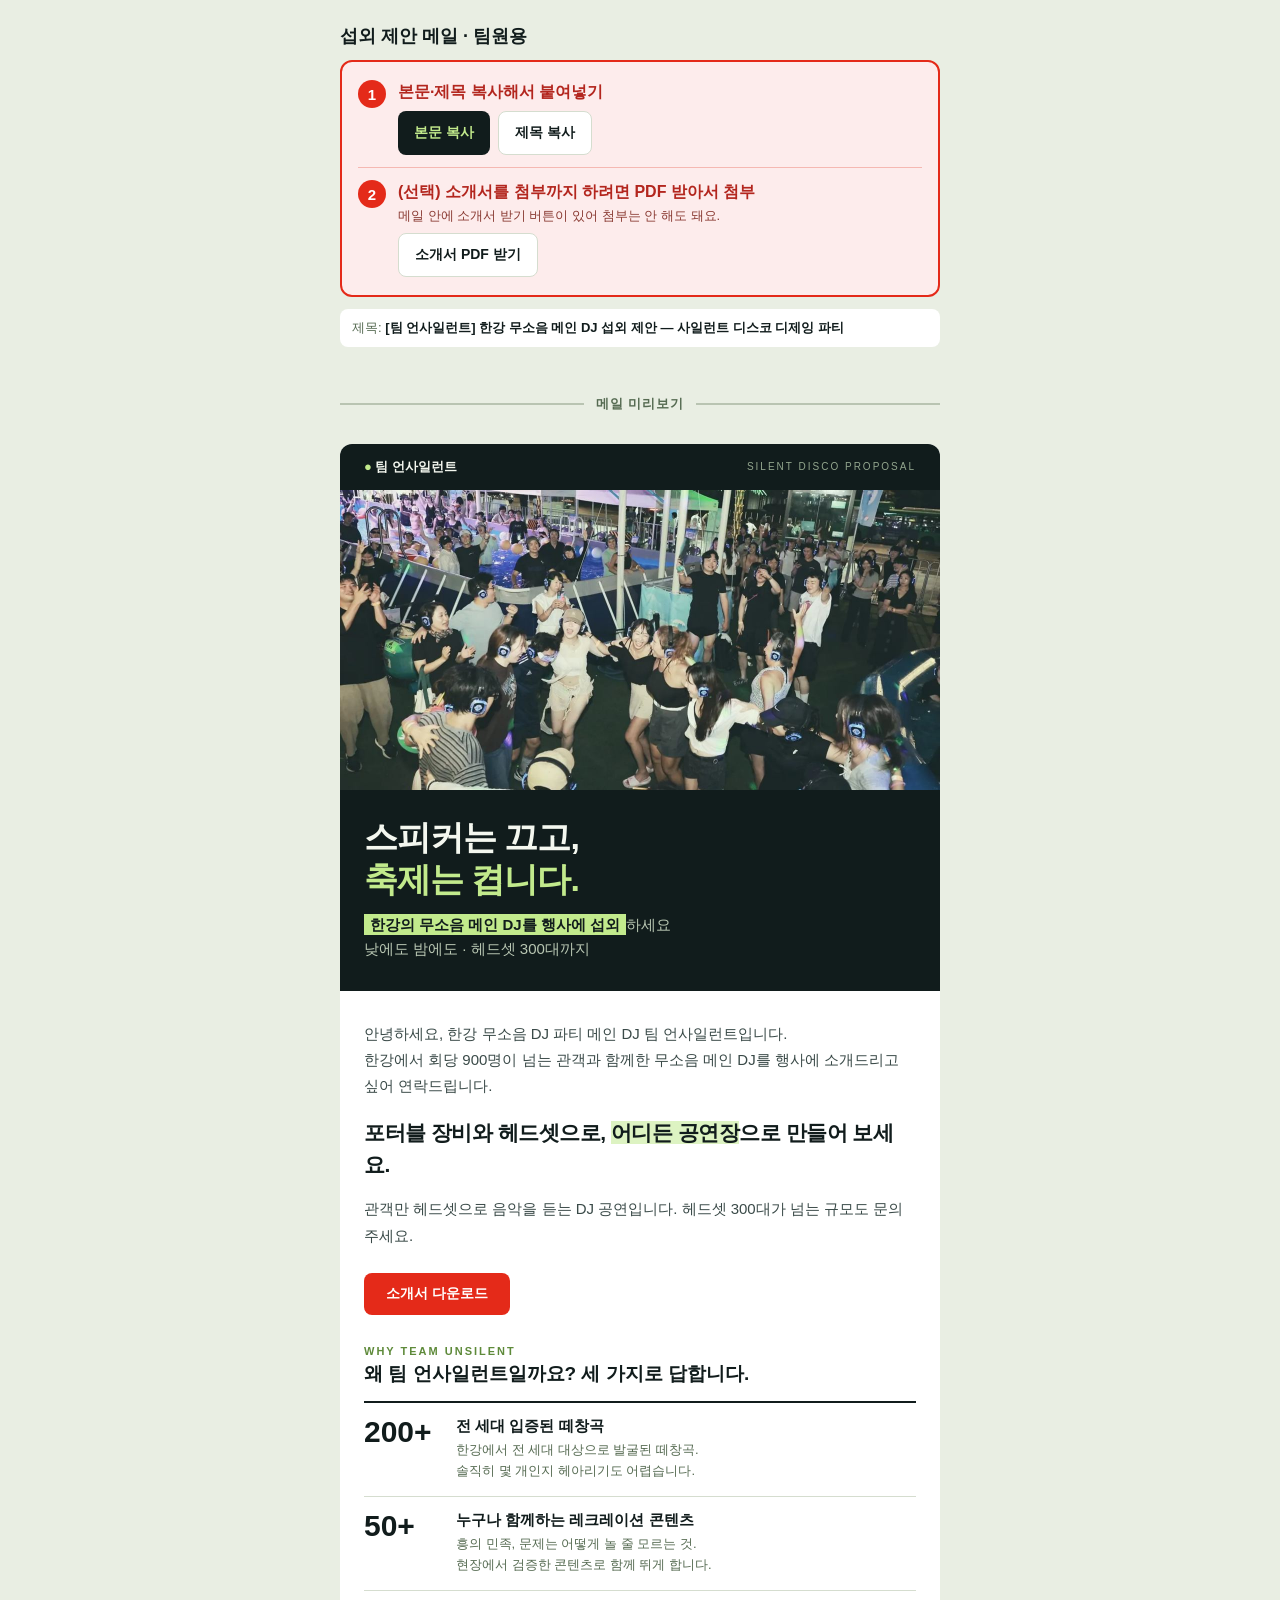
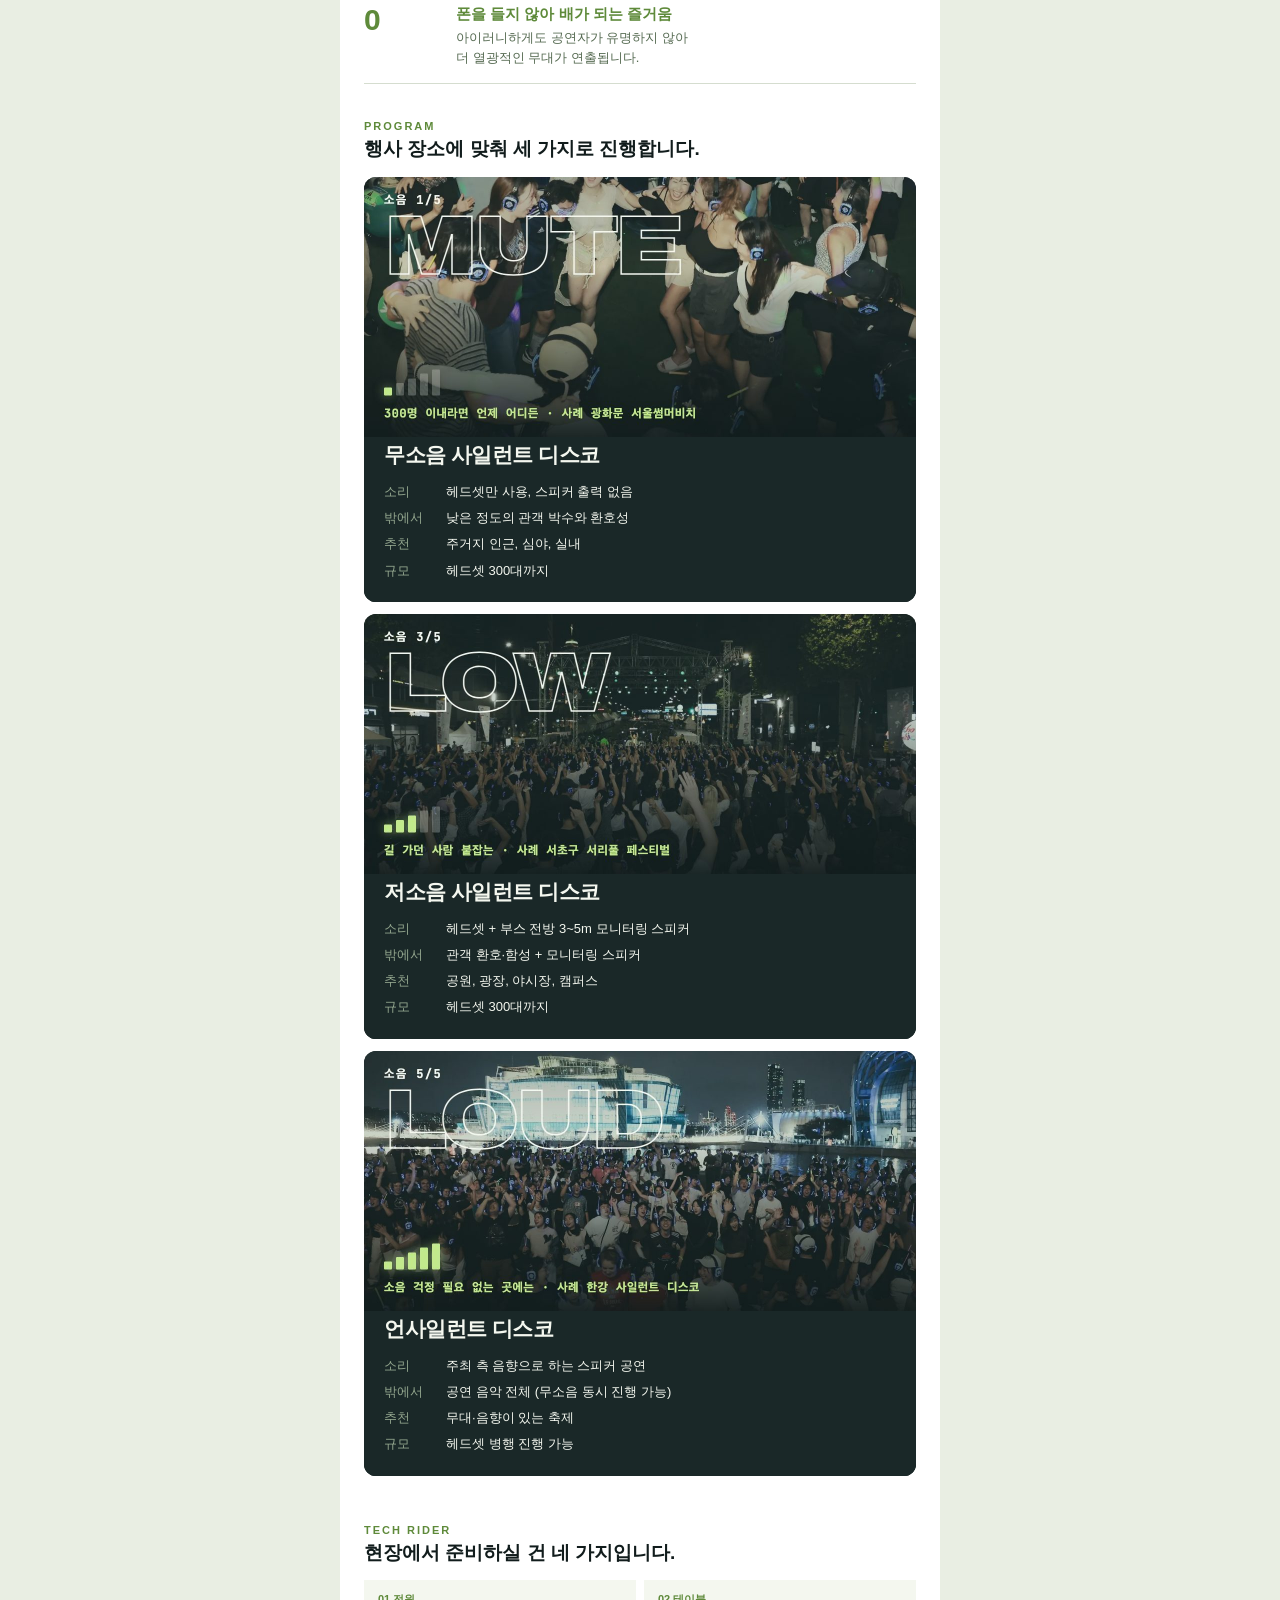
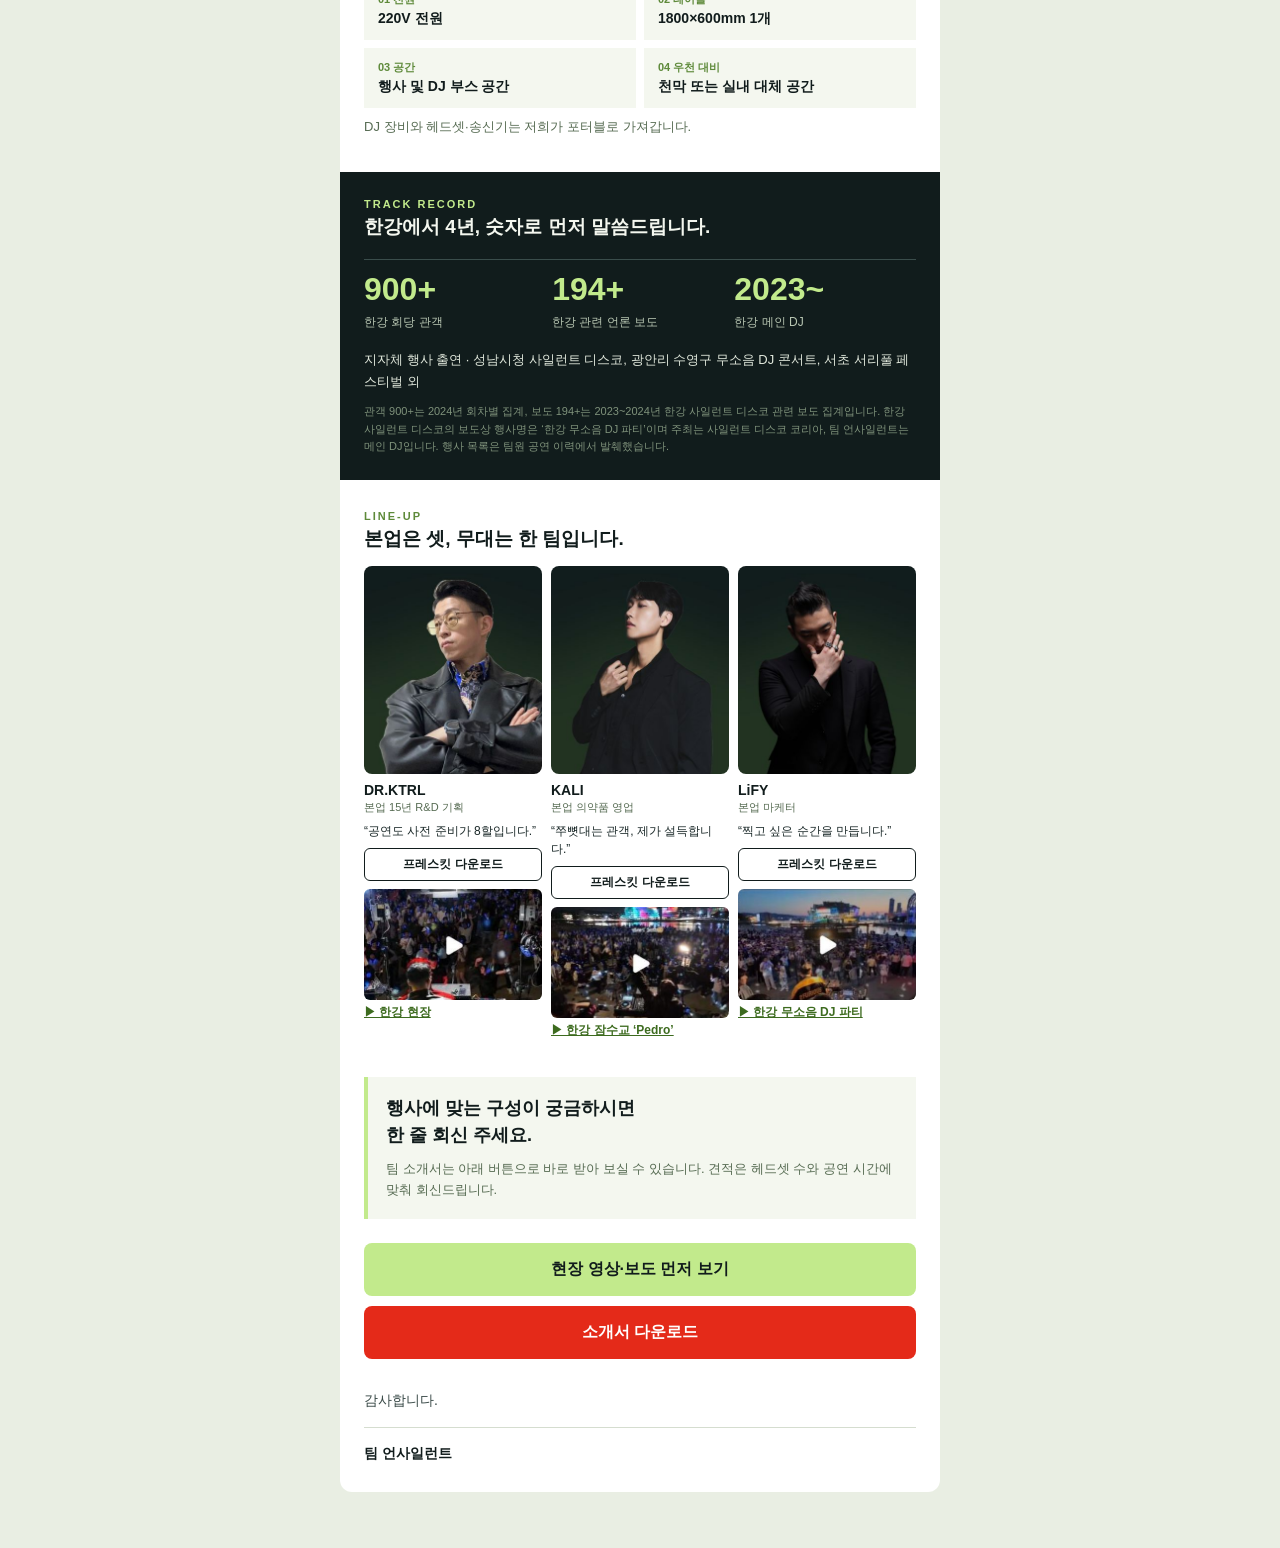
<file: mail/agency/index.html>
<!doctype html>
<html lang="ko">
<head>
<meta charset="utf-8">
<meta name="viewport" content="width=device-width,initial-scale=1">
<meta name="robots" content="noindex,nofollow">
<title>섭외 제안 메일 · 팀원용</title>
<style>
  :root{--night:#111C1C;--ink:#1A2828;--lime:#C2EA8C;--paper:#F4F7EF;--sub:#566B52;--line:#D5DDCF;--note:#FFF8D6;--noteb:#E0B400}
  body{margin:0;background:#E9EEE3;font-family:'Apple SD Gothic Neo','Malgun Gothic',sans-serif;color:var(--ink)}
  .guide{max-width:600px;margin:0 auto;padding:24px 16px 8px}
  .ttl{margin:0 0 12px;font-size:18px;color:var(--night)}
  .steps{background:#FDECEC;border:2px solid #E42A19;border-radius:12px;padding:6px 16px}
  .step{display:flex;gap:12px;align-items:flex-start;padding:12px 0;font-size:16px;color:#B3261E}
  .step+.step{border-top:1px solid #F5B8B2}
  .step b{display:block;margin:2px 0 8px}
  .hint{display:block;margin:-4px 0 8px;font-size:13px;color:#8A3B33}
  .num{flex:none;width:28px;height:28px;border-radius:50%;background:#E42A19;color:#fff;font-weight:800;display:flex;align-items:center;justify-content:center;font-size:15px}
  .row{display:flex;flex-wrap:wrap;gap:8px}
  button,.btn{appearance:none;border:0;border-radius:8px;padding:12px 16px;font:inherit;font-size:14px;font-weight:800;cursor:pointer;text-decoration:none;display:inline-block}
  .primary{background:var(--night);color:var(--lime)}
  .ghost{background:#fff;color:var(--night);border:1px solid var(--line)}
  .toast{margin:10px 0 0;font-size:13px;font-weight:700;color:#3D6B1F;min-height:1.2em}
  .subject{margin:12px 0 0;padding:10px 12px;background:#fff;border-radius:8px;font-size:13px;color:var(--sub)}
  .subject b{color:var(--night)}
  .divider{max-width:600px;margin:22px auto 4px;padding:0 16px;position:relative;text-align:center}
  .divider hr{border:0;border-top:2px solid #B9C4B2;margin:0}
  .divider span{position:relative;top:-11px;background:#E9EEE3;padding:0 12px;font-size:13px;font-weight:800;letter-spacing:1px;color:var(--sub)}
  .mailwrap{padding:0 10px 40px}
</style>
</head>
<body>
<div class="guide">
  <h1 class="ttl">섭외 제안 메일 · 팀원용</h1>
  <div class="steps">
    <div class="step"><span class="num">1</span><div><b>본문·제목 복사해서 붙여넣기</b>
      <div class="row"><button class="primary" id="copyBody">본문 복사</button><button class="ghost" id="copySubj">제목 복사</button></div></div></div>
    <div class="step"><span class="num">2</span><div><b>(선택) 소개서를 첨부까지 하려면 PDF 받아서 첨부</b><span class="hint">메일 안에 소개서 받기 버튼이 있어 첨부는 안 해도 돼요.</span>
      <div class="row"><a class="btn ghost" href="team-unsilent-intro.pdf" download="팀 언사일런트 소개서.pdf">소개서 PDF 받기</a></div></div></div>
  </div>
  <div class="subject">제목: <b id="subj">[팀 언사일런트] 한강 무소음 메인 DJ 섭외 제안 — 사일런트 디스코 디제잉 파티</b></div>
  <div class="toast" id="toast" role="status"></div>
</div>
<div class="divider"><hr><span>메일 미리보기</span></div>
<div class="mailwrap">
<table id="mail" bgcolor="#E9EEE3" role="presentation" width="100%" cellpadding="0" cellspacing="0" border="0" style="background-color:#E9EEE3;">
<tr><td style="padding:16px 0;">
<table bgcolor="#FFFFFF" width="600" align="center" role="presentation" cellpadding="0" cellspacing="0" border="0" style="width:100%;max-width:600px;background-color:#FFFFFF;border-radius:12px;overflow:hidden;font-family:'Apple SD Gothic Neo','Malgun Gothic','맑은 고딕',sans-serif;color:#1A2828;text-align:left;">

<tr><td bgcolor="#111C1C" style="padding:14px 24px;background-color:#111C1C;">
  <table bgcolor="#111C1C" role="presentation" width="100%" cellpadding="0" cellspacing="0" border="0" style="background-color:#111C1C;"><tr>
    <td bgcolor="#111C1C" style="background-color:#111C1C;font-size:13px;font-weight:bold;color:#F4F7EF;"><span style="color:#C2EA8C;">●</span> 팀 언사일런트</td>
    <td bgcolor="#111C1C" align="right" style="background-color:#111C1C;font-size:10px;letter-spacing:2px;color:#93A68E;">SILENT DISCO PROPOSAL</td>
  </tr></table>
</td></tr>

<tr><td bgcolor="#111C1C" style="padding:0;background-color:#111C1C;">
  <img src="https://southiota.github.io/teamunsilent/mail/agency/img/hero.jpg" width="600" height="300" alt="헤드셋을 쓰고 춤추는 관객들" style="display:block;width:100%;max-width:600px;height:auto;border:0;">
</td></tr>
<tr><td bgcolor="#111C1C" style="padding:26px 24px 30px;background-color:#111C1C;">
  <p style="margin:0;font-size:34px;line-height:1.25;font-weight:800;letter-spacing:-1px;color:#F4F7EF;">스피커는 끄고,<br><span style="color:#C2EA8C;">축제는 켭니다.</span></p>
  <p style="margin:12px 0 0;font-size:15px;line-height:1.6;color:#B9C7B3;"><span style="background-color:#C2EA8C;color:#111C1C;font-weight:800;padding:2px 6px;">한강의 무소음 메인 DJ를 행사에 섭외</span>하세요<br>낮에도 밤에도 · 헤드셋 300대까지</p>
</td></tr>

<tr><td style="padding:30px 24px 6px;font-size:15px;line-height:1.75;">
  <p style="margin:0 0 18px;color:#3A4A48;">안녕하세요, 한강 무소음 DJ 파티 메인 DJ 팀 언사일런트입니다.<br>
  한강에서 회당 900명이 넘는 관객과 함께한 무소음 메인 DJ를 행사에 소개드리고 싶어 연락드립니다.</p>
  <p style="margin:0 0 16px;font-size:21px;line-height:1.5;font-weight:800;letter-spacing:-0.5px;color:#111C1C;">포터블 장비와 헤드셋으로, <span style="background-color:#DDF3C2;">어디든 공연장</span>으로 만들어 보세요.</p>
  <p style="margin:0;color:#3A4A48;">관객만 헤드셋으로 음악을 듣는 DJ 공연입니다. 헤드셋 300대가 넘는 규모도 문의 주세요.</p>
</td></tr>
<tr><td style="padding:18px 24px 0;">
  <table role="presentation" cellpadding="0" cellspacing="0" border="0"><tr>
  <td bgcolor="#E42A19" align="center" style="background-color:#E42A19;border-radius:8px;">
    <a href="https://southiota.github.io/teamunsilent/mail/agency/team-unsilent-intro.pdf" style="display:block;padding:12px 22px;font-size:14px;font-weight:800;color:#FFFFFF;text-decoration:none;">소개서 다운로드</a>
  </td></tr></table>
</td></tr>

<tr><td style="padding:30px 24px 6px;">
  <p style="margin:0 0 4px;font-size:11px;letter-spacing:2px;color:#5E8A3A;font-weight:bold;">WHY TEAM UNSILENT</p>
  <p style="margin:0 0 14px;font-size:19px;line-height:1.4;font-weight:800;color:#111C1C;">왜 팀 언사일런트일까요? 세 가지로 답합니다.</p>
  <table role="presentation" width="100%" cellpadding="0" cellspacing="0" border="0">
  <tr><td style="padding:14px 0;border-top:2px solid #111C1C;">
    <table role="presentation" width="100%" cellpadding="0" cellspacing="0" border="0"><tr>
      <td width="92" valign="top" style="font-size:30px;line-height:1;font-weight:800;color:#111C1C;">200+</td>
      <td valign="top">
        <p style="margin:0;font-size:15px;font-weight:800;color:#111C1C;">전 세대 입증된 떼창곡</p>
        <p style="margin:4px 0 0;font-size:13px;line-height:1.6;color:#566B52;">한강에서 전 세대 대상으로 발굴된 떼창곡.<br>솔직히 몇 개인지 헤아리기도 어렵습니다.</p>
      </td>
    </tr></table>
  </td></tr>
  <tr><td style="padding:14px 0;border-top:1px solid #D5DDCF;">
    <table role="presentation" width="100%" cellpadding="0" cellspacing="0" border="0"><tr>
      <td width="92" valign="top" style="font-size:30px;line-height:1;font-weight:800;color:#111C1C;">50+</td>
      <td valign="top">
        <p style="margin:0;font-size:15px;font-weight:800;color:#111C1C;">누구나 함께하는 레크레이션 콘텐츠</p>
        <p style="margin:4px 0 0;font-size:13px;line-height:1.6;color:#566B52;">흥의 민족, 문제는 어떻게 놀 줄 모르는 것.<br>현장에서 검증한 콘텐츠로 함께 뛰게 합니다.</p>
      </td>
    </tr></table>
  </td></tr>
  <tr><td style="padding:14px 0;border-top:1px solid #D5DDCF;border-bottom:1px solid #D5DDCF;">
    <table role="presentation" width="100%" cellpadding="0" cellspacing="0" border="0"><tr>
      <td width="92" valign="top" style="font-size:30px;line-height:1;font-weight:800;color:#5E8A3A;">0</td>
      <td valign="top">
        <p style="margin:0;font-size:15px;font-weight:800;color:#5E8A3A;">폰을 들지 않아 배가 되는 즐거움</p>
        <p style="margin:4px 0 0;font-size:13px;line-height:1.6;color:#566B52;">아이러니하게도 공연자가 유명하지 않아<br>더 열광적인 무대가 연출됩니다.</p>
      </td>
    </tr></table>
  </td></tr>
  </table>
</td></tr>

<tr><td style="padding:30px 24px 6px;">
  <p style="margin:0 0 4px;font-size:11px;letter-spacing:2px;color:#5E8A3A;font-weight:bold;">PROGRAM</p>
  <p style="margin:0 0 14px;font-size:19px;line-height:1.4;font-weight:800;color:#111C1C;">행사 장소에 맞춰 세 가지로 진행합니다.</p>
  <table role="presentation" width="100%" cellpadding="0" cellspacing="0" border="0">
  <tr><td bgcolor="#1A2828" style="background-color:#1A2828;border-radius:12px;overflow:hidden;padding:0;">
    <img src="https://southiota.github.io/teamunsilent/mail/agency/img/vol_mute.jpg" width="552" height="260" alt="광화문 서울썸머비치에서 헤드셋을 쓰고 춤추는 관객들" style="display:block;width:100%;max-width:552px;height:auto;border:0;">
    <table bgcolor="#1A2828" role="presentation" width="100%" cellpadding="0" cellspacing="0" border="0" style="background-color:#1A2828;"><tr><td bgcolor="#1A2828" style="background-color:#1A2828;padding:4px 20px 18px;">
      <p style="margin:0 0 10px;font-size:21px;line-height:1.35;font-weight:800;letter-spacing:-0.5px;color:#F4F7EF;">무소음 사일런트 디스코</p>
      <table bgcolor="#1A2828" role="presentation" width="100%" cellpadding="0" cellspacing="0" border="0" style="background-color:#1A2828;">
      <tr><td bgcolor="#1A2828" width="62" valign="top" style="background-color:#1A2828;padding:3px 0;font-size:13px;line-height:1.55;color:#93A68E;">소리</td><td bgcolor="#1A2828" valign="top" style="background-color:#1A2828;padding:3px 0;font-size:13px;line-height:1.55;color:#F4F7EF;">헤드셋만 사용, 스피커 출력 없음</td></tr>
      <tr><td bgcolor="#1A2828" width="62" valign="top" style="background-color:#1A2828;padding:3px 0;font-size:13px;line-height:1.55;color:#93A68E;">밖에서</td><td bgcolor="#1A2828" valign="top" style="background-color:#1A2828;padding:3px 0;font-size:13px;line-height:1.55;color:#F4F7EF;">낮은 정도의 관객 박수와 환호성</td></tr>
      <tr><td bgcolor="#1A2828" width="62" valign="top" style="background-color:#1A2828;padding:3px 0;font-size:13px;line-height:1.55;color:#93A68E;">추천</td><td bgcolor="#1A2828" valign="top" style="background-color:#1A2828;padding:3px 0;font-size:13px;line-height:1.55;color:#F4F7EF;">주거지 인근, 심야, 실내</td></tr>
      <tr><td bgcolor="#1A2828" width="62" valign="top" style="background-color:#1A2828;padding:3px 0;font-size:13px;line-height:1.55;color:#93A68E;">규모</td><td bgcolor="#1A2828" valign="top" style="background-color:#1A2828;padding:3px 0;font-size:13px;line-height:1.55;color:#F4F7EF;">헤드셋 300대까지</td></tr>
      </table>
    </td></tr></table>
  </td></tr>
  <tr><td style="height:12px;font-size:0;line-height:0;">&nbsp;</td></tr>
  <tr><td bgcolor="#1A2828" style="background-color:#1A2828;border-radius:12px;overflow:hidden;padding:0;">
    <img src="https://southiota.github.io/teamunsilent/mail/agency/img/vol_low.jpg" width="552" height="260" alt="서리풀 페스티벌 거리에서 두 팔을 든 관객들" style="display:block;width:100%;max-width:552px;height:auto;border:0;">
    <table bgcolor="#1A2828" role="presentation" width="100%" cellpadding="0" cellspacing="0" border="0" style="background-color:#1A2828;"><tr><td bgcolor="#1A2828" style="background-color:#1A2828;padding:4px 20px 18px;">
      <p style="margin:0 0 10px;font-size:21px;line-height:1.35;font-weight:800;letter-spacing:-0.5px;color:#F4F7EF;">저소음 사일런트 디스코</p>
      <table bgcolor="#1A2828" role="presentation" width="100%" cellpadding="0" cellspacing="0" border="0" style="background-color:#1A2828;">
      <tr><td bgcolor="#1A2828" width="62" valign="top" style="background-color:#1A2828;padding:3px 0;font-size:13px;line-height:1.55;color:#93A68E;">소리</td><td bgcolor="#1A2828" valign="top" style="background-color:#1A2828;padding:3px 0;font-size:13px;line-height:1.55;color:#F4F7EF;">헤드셋 + 부스 전방 3~5m 모니터링 스피커</td></tr>
      <tr><td bgcolor="#1A2828" width="62" valign="top" style="background-color:#1A2828;padding:3px 0;font-size:13px;line-height:1.55;color:#93A68E;">밖에서</td><td bgcolor="#1A2828" valign="top" style="background-color:#1A2828;padding:3px 0;font-size:13px;line-height:1.55;color:#F4F7EF;">관객 환호·함성 + 모니터링 스피커</td></tr>
      <tr><td bgcolor="#1A2828" width="62" valign="top" style="background-color:#1A2828;padding:3px 0;font-size:13px;line-height:1.55;color:#93A68E;">추천</td><td bgcolor="#1A2828" valign="top" style="background-color:#1A2828;padding:3px 0;font-size:13px;line-height:1.55;color:#F4F7EF;">공원, 광장, 야시장, 캠퍼스</td></tr>
      <tr><td bgcolor="#1A2828" width="62" valign="top" style="background-color:#1A2828;padding:3px 0;font-size:13px;line-height:1.55;color:#93A68E;">규모</td><td bgcolor="#1A2828" valign="top" style="background-color:#1A2828;padding:3px 0;font-size:13px;line-height:1.55;color:#F4F7EF;">헤드셋 300대까지</td></tr>
      </table>
    </td></tr></table>
  </td></tr>
  <tr><td style="height:12px;font-size:0;line-height:0;">&nbsp;</td></tr>
  <tr><td bgcolor="#1A2828" style="background-color:#1A2828;border-radius:12px;overflow:hidden;padding:0;">
    <img src="https://southiota.github.io/teamunsilent/mail/agency/img/vol_loud.jpg" width="552" height="260" alt="한강 세빛섬 앞에서 헤드셋을 쓰고 손을 든 관객들" style="display:block;width:100%;max-width:552px;height:auto;border:0;">
    <table bgcolor="#1A2828" role="presentation" width="100%" cellpadding="0" cellspacing="0" border="0" style="background-color:#1A2828;"><tr><td bgcolor="#1A2828" style="background-color:#1A2828;padding:4px 20px 18px;">
      <p style="margin:0 0 10px;font-size:21px;line-height:1.35;font-weight:800;letter-spacing:-0.5px;color:#F4F7EF;">언사일런트 디스코</p>
      <table bgcolor="#1A2828" role="presentation" width="100%" cellpadding="0" cellspacing="0" border="0" style="background-color:#1A2828;">
      <tr><td bgcolor="#1A2828" width="62" valign="top" style="background-color:#1A2828;padding:3px 0;font-size:13px;line-height:1.55;color:#93A68E;">소리</td><td bgcolor="#1A2828" valign="top" style="background-color:#1A2828;padding:3px 0;font-size:13px;line-height:1.55;color:#F4F7EF;">주최 측 음향으로 하는 스피커 공연</td></tr>
      <tr><td bgcolor="#1A2828" width="62" valign="top" style="background-color:#1A2828;padding:3px 0;font-size:13px;line-height:1.55;color:#93A68E;">밖에서</td><td bgcolor="#1A2828" valign="top" style="background-color:#1A2828;padding:3px 0;font-size:13px;line-height:1.55;color:#F4F7EF;">공연 음악 전체 (무소음 동시 진행 가능)</td></tr>
      <tr><td bgcolor="#1A2828" width="62" valign="top" style="background-color:#1A2828;padding:3px 0;font-size:13px;line-height:1.55;color:#93A68E;">추천</td><td bgcolor="#1A2828" valign="top" style="background-color:#1A2828;padding:3px 0;font-size:13px;line-height:1.55;color:#F4F7EF;">무대·음향이 있는 축제</td></tr>
      <tr><td bgcolor="#1A2828" width="62" valign="top" style="background-color:#1A2828;padding:3px 0;font-size:13px;line-height:1.55;color:#93A68E;">규모</td><td bgcolor="#1A2828" valign="top" style="background-color:#1A2828;padding:3px 0;font-size:13px;line-height:1.55;color:#F4F7EF;">헤드셋 병행 진행 가능</td></tr>
      </table>
    </td></tr></table>
  </td></tr>
  <tr><td style="height:12px;font-size:0;line-height:0;">&nbsp;</td></tr>
  </table>
</td></tr>

<tr><td style="padding:30px 24px 6px;">
  <p style="margin:0 0 4px;font-size:11px;letter-spacing:2px;color:#5E8A3A;font-weight:bold;">TECH RIDER</p>
  <p style="margin:0 0 14px;font-size:19px;line-height:1.4;font-weight:800;color:#111C1C;">현장에서 준비하실 건 네 가지입니다.</p>
  <table role="presentation" width="100%" cellpadding="0" cellspacing="0" border="0">
  <tr>
    <td width="50%" valign="top" style="padding:0 4px 8px 0;">
      <table bgcolor="#F4F7EF" role="presentation" width="100%" cellpadding="0" cellspacing="0" border="0" style="background-color:#F4F7EF;border-radius:8px;"><tr><td bgcolor="#F4F7EF" style="background-color:#F4F7EF;padding:12px 14px;">
        <p style="margin:0;font-size:11px;font-weight:bold;color:#5E8A3A;">01 전원</p>
        <p style="margin:3px 0 0;font-size:14px;font-weight:bold;color:#111C1C;">220V 전원</p>
      </td></tr></table>
    </td>
    <td width="50%" valign="top" style="padding:0 0 8px 4px;">
      <table bgcolor="#F4F7EF" role="presentation" width="100%" cellpadding="0" cellspacing="0" border="0" style="background-color:#F4F7EF;border-radius:8px;"><tr><td bgcolor="#F4F7EF" style="background-color:#F4F7EF;padding:12px 14px;">
        <p style="margin:0;font-size:11px;font-weight:bold;color:#5E8A3A;">02 테이블</p>
        <p style="margin:3px 0 0;font-size:14px;font-weight:bold;color:#111C1C;">1800×600mm 1개</p>
      </td></tr></table>
    </td>
  </tr>
  <tr>
    <td width="50%" valign="top" style="padding:0 4px 0 0;">
      <table bgcolor="#F4F7EF" role="presentation" width="100%" cellpadding="0" cellspacing="0" border="0" style="background-color:#F4F7EF;border-radius:8px;"><tr><td bgcolor="#F4F7EF" style="background-color:#F4F7EF;padding:12px 14px;">
        <p style="margin:0;font-size:11px;font-weight:bold;color:#5E8A3A;">03 공간</p>
        <p style="margin:3px 0 0;font-size:14px;font-weight:bold;color:#111C1C;">행사 및 DJ 부스 공간</p>
      </td></tr></table>
    </td>
    <td width="50%" valign="top" style="padding:0 0 0 4px;">
      <table bgcolor="#F4F7EF" role="presentation" width="100%" cellpadding="0" cellspacing="0" border="0" style="background-color:#F4F7EF;border-radius:8px;"><tr><td bgcolor="#F4F7EF" style="background-color:#F4F7EF;padding:12px 14px;">
        <p style="margin:0;font-size:11px;font-weight:bold;color:#5E8A3A;">04 우천 대비</p>
        <p style="margin:3px 0 0;font-size:14px;font-weight:bold;color:#111C1C;">천막 또는 실내 대체 공간</p>
      </td></tr></table>
    </td>
  </tr>
  </table>
  <p style="margin:10px 0 0;font-size:13px;color:#566B52;">DJ 장비와 헤드셋·송신기는 저희가 포터블로 가져갑니다.</p>
</td></tr>

<tr><td style="padding:30px 0 0;font-size:0;line-height:0;">&nbsp;</td></tr>
<tr><td bgcolor="#111C1C" style="padding:26px 24px 24px;background-color:#111C1C;">
    <p style="margin:0 0 4px;font-size:11px;letter-spacing:2px;color:#C2EA8C;font-weight:bold;">TRACK RECORD</p>
    <p style="margin:0 0 18px;font-size:19px;line-height:1.4;font-weight:800;color:#F4F7EF;">한강에서 4년, 숫자로 먼저 말씀드립니다.</p>
    <table bgcolor="#111C1C" role="presentation" width="100%" cellpadding="0" cellspacing="0" border="0" style="background-color:#111C1C;"><tr>
      <td bgcolor="#111C1C" width="33%" valign="top" style="background-color:#111C1C;padding:12px 6px 0 0;border-top:1px solid #3A4D4B;">
        <p style="margin:0;font-size:32px;line-height:1.1;font-weight:800;color:#C2EA8C;">900+</p>
        <p style="margin:6px 0 0;font-size:12px;line-height:1.5;color:#B9C7B3;">한강 회당 관객</p>
      </td>
      <td bgcolor="#111C1C" width="33%" valign="top" style="background-color:#111C1C;padding:12px 6px 0;border-top:1px solid #3A4D4B;">
        <p style="margin:0;font-size:32px;line-height:1.1;font-weight:800;color:#C2EA8C;">194+</p>
        <p style="margin:6px 0 0;font-size:12px;line-height:1.5;color:#B9C7B3;">한강 관련 언론 보도</p>
      </td>
      <td bgcolor="#111C1C" width="34%" valign="top" style="background-color:#111C1C;padding:12px 0 0 6px;border-top:1px solid #3A4D4B;">
        <p style="margin:0;font-size:32px;line-height:1.1;font-weight:800;color:#C2EA8C;">2023~</p>
        <p style="margin:6px 0 0;font-size:12px;line-height:1.5;color:#B9C7B3;">한강 메인 DJ</p>
      </td>
    </tr></table>
    <p style="margin:18px 0 0;font-size:13px;line-height:1.7;color:#E1E8DC;">지자체 행사 출연 · 성남시청 사일런트 디스코, 광안리 수영구 무소음 DJ 콘서트, 서초 서리풀 페스티벌 외</p>
    <p style="margin:10px 0 0;font-size:11px;line-height:1.6;color:#7F927B;">관객 900+는 2024년 회차별 집계, 보도 194+는 2023~2024년 한강 사일런트 디스코 관련 보도 집계입니다. 한강 사일런트 디스코의 보도상 행사명은 ‘한강 무소음 DJ 파티’이며 주최는 사일런트 디스코 코리아, 팀 언사일런트는 메인 DJ입니다. 행사 목록은 팀원 공연 이력에서 발췌했습니다.</p>
</td></tr>

<tr><td style="padding:30px 24px 6px;">
  <p style="margin:0 0 4px;font-size:11px;letter-spacing:2px;color:#5E8A3A;font-weight:bold;">LINE-UP</p>
  <p style="margin:0 0 14px;font-size:19px;line-height:1.4;font-weight:800;color:#111C1C;">본업은 셋, 무대는 한 팀입니다.</p>
  <table role="presentation" width="100%" cellpadding="0" cellspacing="0" border="0"><tr>
    <td width="33.33%" valign="top" style="width:33.33%;padding:0 6px 0 0;">
      <a href="https://www.instagram.com/dr.ktrl/reel/DfOYnf9Mbeo/"><img src="https://southiota.github.io/teamunsilent/mail/agency/img/dj_ktrl.jpg" width="176" height="205" alt="DR.KTRL" style="display:block;width:100%;height:auto;border:0;border-radius:8px;"></a>
      <p style="margin:8px 0 0;font-size:14px;font-weight:800;color:#111C1C;">DR.KTRL</p>
      <p style="margin:2px 0 0;font-size:11px;line-height:1.45;color:#566B52;">본업 15년 R&D 기획</p>
      <p style="margin:6px 0 0;font-size:12px;line-height:1.5;color:#1A2828;">“공연도 사전 준비가 8할입니다.”</p>
      <table role="presentation" width="100%" cellpadding="0" cellspacing="0" border="0" style="margin:8px 0 0;"><tr>
      <td bgcolor="#FFFFFF" align="center" style="background-color:#FFFFFF;border:1px solid #111C1C;border-radius:6px;">
        <a href="https://southiota.github.io/teamunsilent/mail/agency/presskit/presskit-drktrl.pdf" style="display:block;padding:7px 4px;font-size:12px;font-weight:800;color:#111C1C;text-decoration:none;">프레스킷 다운로드</a>
      </td></tr></table>
      <a href="https://www.instagram.com/dr.ktrl/reel/DfOYnf9Mbeo/"><img src="https://southiota.github.io/teamunsilent/mail/agency/img/vid_ktrl.jpg" width="176" height="110" alt="KTRL 현장 영상" style="display:block;width:100%;height:auto;border:0;border-radius:6px;margin:8px 0 0;"></a>
      <p style="margin:4px 0 0;font-size:12px;"><a href="https://www.instagram.com/dr.ktrl/reel/DfOYnf9Mbeo/" style="color:#3D6B1F;font-weight:bold;">▶ 한강 현장</a></p>
    </td>
    <td width="33.33%" valign="top" style="width:33.33%;padding:0 3px;">
      <a href="https://www.instagram.com/djkali92/reel/Db2KoR7JHmD/"><img src="https://southiota.github.io/teamunsilent/mail/agency/img/dj_kali.jpg" width="176" height="205" alt="KALI" style="display:block;width:100%;height:auto;border:0;border-radius:8px;"></a>
      <p style="margin:8px 0 0;font-size:14px;font-weight:800;color:#111C1C;">KALI</p>
      <p style="margin:2px 0 0;font-size:11px;line-height:1.45;color:#566B52;">본업 의약품 영업</p>
      <p style="margin:6px 0 0;font-size:12px;line-height:1.5;color:#1A2828;">“쭈뼛대는 관객, 제가 설득합니다.”</p>
      <table role="presentation" width="100%" cellpadding="0" cellspacing="0" border="0" style="margin:8px 0 0;"><tr>
      <td bgcolor="#FFFFFF" align="center" style="background-color:#FFFFFF;border:1px solid #111C1C;border-radius:6px;">
        <a href="https://southiota.github.io/teamunsilent/mail/agency/presskit/presskit-kali.pdf" style="display:block;padding:7px 4px;font-size:12px;font-weight:800;color:#111C1C;text-decoration:none;">프레스킷 다운로드</a>
      </td></tr></table>
      <a href="https://www.instagram.com/djkali92/reel/Db2KoR7JHmD/"><img src="https://southiota.github.io/teamunsilent/mail/agency/img/vid_kali.jpg" width="176" height="110" alt="KALI 현장 영상" style="display:block;width:100%;height:auto;border:0;border-radius:6px;margin:8px 0 0;"></a>
      <p style="margin:4px 0 0;font-size:12px;"><a href="https://www.instagram.com/djkali92/reel/Db2KoR7JHmD/" style="color:#3D6B1F;font-weight:bold;">▶ 한강 잠수교 ‘Pedro’</a></p>
    </td>
    <td width="33.33%" valign="top" style="width:33.33%;padding:0 0 0 6px;">
      <a href="https://www.instagram.com/dj_lify/reel/DJ4lmLKy95I/"><img src="https://southiota.github.io/teamunsilent/mail/agency/img/dj_lify.jpg" width="176" height="205" alt="LiFY" style="display:block;width:100%;height:auto;border:0;border-radius:8px;"></a>
      <p style="margin:8px 0 0;font-size:14px;font-weight:800;color:#111C1C;">LiFY</p>
      <p style="margin:2px 0 0;font-size:11px;line-height:1.45;color:#566B52;">본업 마케터</p>
      <p style="margin:6px 0 0;font-size:12px;line-height:1.5;color:#1A2828;">“찍고 싶은 순간을 만듭니다.”</p>
      <table role="presentation" width="100%" cellpadding="0" cellspacing="0" border="0" style="margin:8px 0 0;"><tr>
      <td bgcolor="#FFFFFF" align="center" style="background-color:#FFFFFF;border:1px solid #111C1C;border-radius:6px;">
        <a href="https://southiota.github.io/teamunsilent/mail/agency/presskit/presskit-lify.pdf" style="display:block;padding:7px 4px;font-size:12px;font-weight:800;color:#111C1C;text-decoration:none;">프레스킷 다운로드</a>
      </td></tr></table>
      <a href="https://www.instagram.com/dj_lify/reel/DJ4lmLKy95I/"><img src="https://southiota.github.io/teamunsilent/mail/agency/img/vid_lify.jpg" width="176" height="110" alt="LIFY 현장 영상" style="display:block;width:100%;height:auto;border:0;border-radius:6px;margin:8px 0 0;"></a>
      <p style="margin:4px 0 0;font-size:12px;"><a href="https://www.instagram.com/dj_lify/reel/DJ4lmLKy95I/" style="color:#3D6B1F;font-weight:bold;">▶ 한강 무소음 DJ 파티</a></p>
    </td>
  </tr></table>
</td></tr>

<tr><td style="padding:32px 24px 8px;">
  <table bgcolor="#F4F7EF" role="presentation" width="100%" cellpadding="0" cellspacing="0" border="0" style="background-color:#F4F7EF;border-left:4px solid #C2EA8C;border-radius:0 8px 8px 0;"><tr><td bgcolor="#F4F7EF" style="background-color:#F4F7EF;padding:18px 18px;">
    <p style="margin:0;font-size:18px;line-height:1.5;font-weight:800;color:#111C1C;">행사에 맞는 구성이 궁금하시면<br>한 줄 회신 주세요.</p>
    <p style="margin:10px 0 0;font-size:13px;line-height:1.6;color:#566B52;">팀 소개서는 아래 버튼으로 바로 받아 보실 수 있습니다. 견적은 헤드셋 수와 공연 시간에 맞춰 회신드립니다.</p>
  </td></tr></table>
</td></tr>
<tr><td style="padding:16px 24px 0;">
  <table role="presentation" width="100%" cellpadding="0" cellspacing="0" border="0"><tr>
  <td bgcolor="#C2EA8C" align="center" style="background-color:#C2EA8C;border-radius:8px;">
    <a href="https://southiota.github.io/teamunsilent/" style="display:block;padding:16px 20px;font-size:16px;font-weight:800;color:#111C1C;text-decoration:none;">현장 영상·보도 먼저 보기</a>
  </td></tr></table>
</td></tr>
<tr><td style="padding:10px 24px 8px;">
  <table role="presentation" width="100%" cellpadding="0" cellspacing="0" border="0"><tr>
  <td bgcolor="#E42A19" align="center" style="background-color:#E42A19;border-radius:8px;">
    <a href="https://southiota.github.io/teamunsilent/mail/agency/team-unsilent-intro.pdf" style="display:block;padding:16px 20px;font-size:16px;font-weight:800;color:#FFFFFF;text-decoration:none;">소개서 다운로드</a>
  </td></tr></table>
</td></tr>

<tr><td style="padding:22px 24px 26px;font-size:14px;line-height:1.7;">
  <p style="margin:0 0 14px;color:#3A4A48;">감사합니다.</p>
  <p style="margin:0;padding-top:14px;border-top:1px solid #D5DDCF;"><b style="color:#111C1C;">팀 언사일런트</b></p>
</td></tr>

</table>
</td></tr>
</table>
</div>
<script>
  const toast = (m) => { const t = document.getElementById('toast'); t.textContent = m; };
  function selectCopy(el){
    const r = document.createRange(); r.selectNode(el);
    const s = window.getSelection(); s.removeAllRanges(); s.addRange(r);
    let ok = false; try { ok = document.execCommand('copy'); } catch(e) {}
    s.removeAllRanges(); return ok;
  }
  document.getElementById('copyBody').addEventListener('click', async () => {
    const el = document.getElementById('mail');
    try {
      await navigator.clipboard.write([new ClipboardItem({
        'text/html': new Blob([el.outerHTML], {type: 'text/html'}),
        'text/plain': new Blob([el.innerText], {type: 'text/plain'})
      })]);
      toast('본문을 복사했어요. 새 메일 본문에 붙여 넣으세요.');
    } catch (e) {
      toast(selectCopy(el) ? '본문을 복사했어요. 새 메일 본문에 붙여 넣으세요.' : '복사가 안 되면 메일 부분을 드래그해서 복사해 주세요.');
    }
  });
  document.getElementById('copySubj').addEventListener('click', async () => {
    const t = document.getElementById('subj').textContent;
    try { await navigator.clipboard.writeText(t); toast('제목을 복사했어요.'); }
    catch (e) { toast(selectCopy(document.getElementById('subj')) ? '제목을 복사했어요.' : '제목을 드래그해서 복사해 주세요.'); }
  });
</script>
</body>
</html>
</file>
